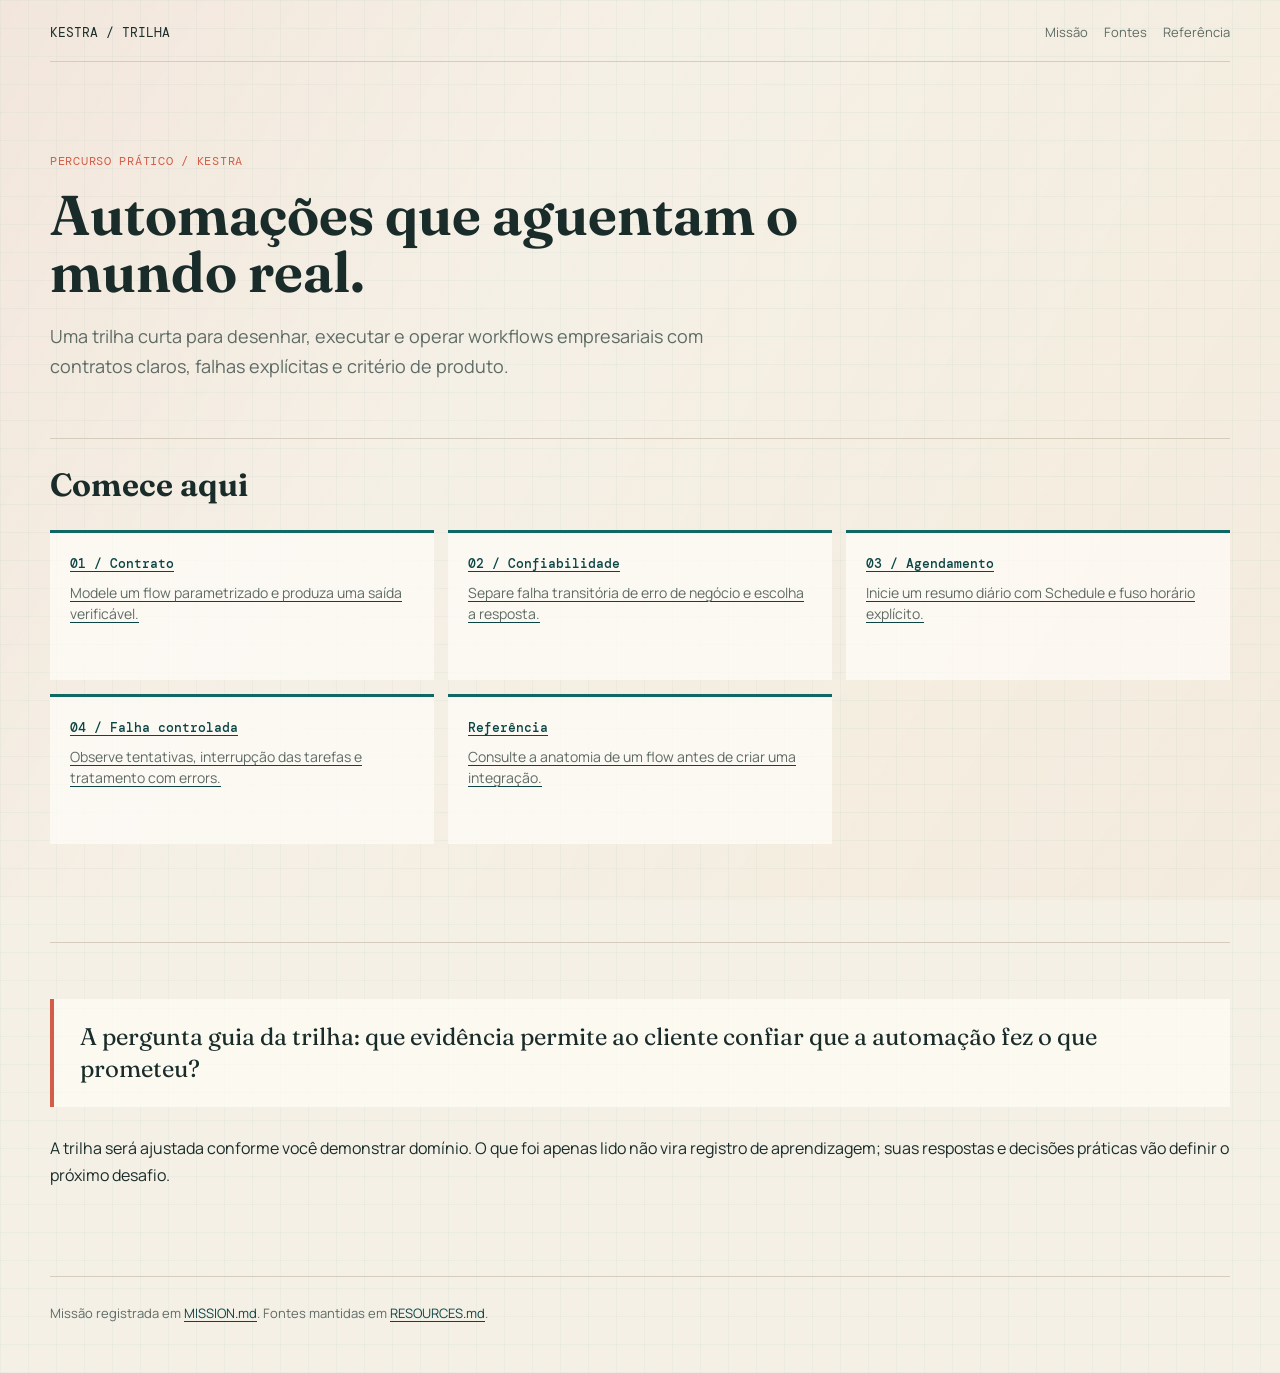
<file: lessons/index.html>
<!doctype html>
<html lang="pt-BR">
<head>
  <meta charset="utf-8">
  <meta name="viewport" content="width=device-width, initial-scale=1">
  <title>Kestra | Trilha de automações empresariais</title>
  <link rel="stylesheet" href="../assets/lesson.css">
</head>
<body>
  <div class="site-shell">
    <header class="topbar">
      <a class="brand" href="index.html">Kestra / trilha</a>
      <nav class="topnav" aria-label="Navegação">
        <a href="../MISSION.md">Missão</a>
        <a href="../RESOURCES.md">Fontes</a>
        <a href="../reference/fluxo-anatomia.html">Referência</a>
      </nav>
    </header>

    <main>
      <header class="hero">
        <span class="kicker">Percurso prático / Kestra</span>
        <h1>Automações que aguentam o mundo real.</h1>
        <p>Uma trilha curta para desenhar, executar e operar workflows empresariais com contratos claros, falhas explícitas e critério de produto.</p>
      </header>

      <section class="resource-band">
        <h2>Comece aqui</h2>
        <div class="roadmap-grid">
          <a class="roadmap-item" href="0001-contrato-de-um-flow.html">
            <strong>01 / Contrato</strong>
            <p>Modele um flow parametrizado e produza uma saída verificável.</p>
          </a>
          <a class="roadmap-item" href="0002-falhas-e-retries.html">
            <strong>02 / Confiabilidade</strong>
            <p>Separe falha transitória de erro de negócio e escolha a resposta.</p>
          </a>
          <a class="roadmap-item" href="0003-agendamento-e-fuso.html">
            <strong>03 / Agendamento</strong>
            <p>Inicie um resumo diário com Schedule e fuso horário explícito.</p>
          </a>
          <a class="roadmap-item" href="0004-falha-controlada.html">
            <strong>04 / Falha controlada</strong>
            <p>Observe tentativas, interrupção das tarefas e tratamento com errors.</p>
          </a>
          <a class="roadmap-item" href="../reference/fluxo-anatomia.html">
            <strong>Referência</strong>
            <p>Consulte a anatomia de um flow antes de criar uma integração.</p>
          </a>
        </div>
      </section>

      <section class="resource-band">
        <div class="pull-quote">A pergunta guia da trilha: que evidência permite ao cliente confiar que a automação fez o que prometeu?</div>
        <p>A trilha será ajustada conforme você demonstrar domínio. O que foi apenas lido não vira registro de aprendizagem; suas respostas e decisões práticas vão definir o próximo desafio.</p>
      </section>
    </main>

    <footer class="footer">Missão registrada em <a href="../MISSION.md">MISSION.md</a>. Fontes mantidas em <a href="../RESOURCES.md">RESOURCES.md</a>.</footer>
  </div>
</body>
</html>
</file>
<file: assets/lesson.css>
@import url('https://fonts.googleapis.com/css2?family=DM+Mono:wght@400;500&family=Fraunces:opsz,wght@9..144,500;9..144,650;9..144,700&family=Manrope:wght@400;500;600;700&display=swap');

:root {
  --paper: #f5f0e6;
  --paper-deep: #ebe3d4;
  --ink: #1a2c2a;
  --muted: #5e6b65;
  --teal: #0f6864;
  --teal-dark: #0b4545;
  --coral: #d45d47;
  --gold: #d79a36;
  --line: #d5ccbc;
  --code: #132d2d;
  --white: #fffdf8;
  --success: #16644d;
  --danger: #a43f35;
  --shadow: 0 18px 45px rgba(26, 44, 42, 0.09);
}

* {
  box-sizing: border-box;
}

html {
  scroll-behavior: smooth;
}

body {
  margin: 0;
  color: var(--ink);
  background-color: var(--paper);
  background-image:
    linear-gradient(rgba(15, 104, 100, 0.035) 1px, transparent 1px),
    linear-gradient(90deg, rgba(15, 104, 100, 0.035) 1px, transparent 1px);
  background-size: 28px 28px;
  font-family: 'Manrope', 'Segoe UI', sans-serif;
  font-size: 16px;
  line-height: 1.65;
}

body::before {
  position: fixed;
  inset: 0;
  z-index: -1;
  background: linear-gradient(120deg, rgba(212, 93, 71, 0.06), transparent 38%, rgba(215, 154, 54, 0.05));
  content: '';
  pointer-events: none;
}

a {
  color: var(--teal-dark);
  text-decoration-thickness: 1px;
  text-underline-offset: 3px;
}

a:hover {
  color: var(--coral);
}

button,
select,
textarea {
  font: inherit;
}

button {
  cursor: pointer;
}

.site-shell {
  width: min(1180px, calc(100% - 40px));
  margin: 0 auto;
}

.topbar {
  display: flex;
  align-items: center;
  justify-content: space-between;
  gap: 24px;
  padding: 22px 0 18px;
  border-bottom: 1px solid var(--line);
}

.brand {
  color: var(--ink);
  font-family: 'DM Mono', monospace;
  font-size: 13px;
  letter-spacing: 0;
  text-decoration: none;
  text-transform: uppercase;
}

.topnav {
  display: flex;
  flex-wrap: wrap;
  justify-content: flex-end;
  gap: 16px;
  font-size: 13px;
}

.topnav a {
  color: var(--muted);
  text-decoration: none;
}

.topnav a:hover {
  color: var(--coral);
}

.kicker {
  display: inline-block;
  margin: 0 0 14px;
  color: var(--coral);
  font-family: 'DM Mono', monospace;
  font-size: 12px;
  letter-spacing: 0.06em;
  text-transform: uppercase;
}

.hero {
  max-width: 860px;
  padding: 84px 0 56px;
}

.hero h1,
.page-heading h1 {
  max-width: 860px;
  margin: 0;
  color: var(--ink);
  font-family: 'Fraunces', Georgia, serif;
  font-size: 56px;
  font-weight: 650;
  letter-spacing: 0;
  line-height: 1.02;
}

.hero p,
.page-heading p {
  max-width: 720px;
  margin: 22px 0 0;
  color: var(--muted);
  font-size: 18px;
}

.lesson-meta {
  display: flex;
  flex-wrap: wrap;
  gap: 10px 20px;
  margin-top: 24px;
  color: var(--muted);
  font-family: 'DM Mono', monospace;
  font-size: 12px;
}

.lesson-meta span::before {
  display: inline-block;
  width: 7px;
  height: 7px;
  margin: 0 8px 1px 0;
  border-radius: 50%;
  background: var(--gold);
  content: '';
}

.lesson-layout {
  display: grid;
  grid-template-columns: minmax(0, 1.55fr) minmax(250px, 0.75fr);
  gap: 64px;
  align-items: start;
  padding-bottom: 100px;
}

.content-column > section,
.content-column > article {
  padding: 42px 0;
  border-top: 1px solid var(--line);
}

.content-column > section:first-child,
.content-column > article:first-child {
  padding-top: 0;
  border-top: 0;
}

h2,
h3 {
  color: var(--ink);
  font-family: 'Fraunces', Georgia, serif;
  font-weight: 650;
  letter-spacing: 0;
  line-height: 1.15;
}

h2 {
  margin: 0 0 18px;
  font-size: 32px;
}

h3 {
  margin: 28px 0 10px;
  font-size: 22px;
}

p {
  margin: 0 0 16px;
}

.lead {
  color: var(--teal-dark);
  font-size: 20px;
  line-height: 1.5;
}

.pull-quote {
  margin: 28px 0;
  padding: 22px 26px;
  border-left: 4px solid var(--coral);
  background: rgba(255, 253, 248, 0.65);
  font-family: 'Fraunces', Georgia, serif;
  font-size: 24px;
  line-height: 1.35;
}

.definition-grid,
.roadmap-grid {
  display: grid;
  grid-template-columns: repeat(3, minmax(0, 1fr));
  gap: 14px;
  margin: 26px 0;
}

.definition,
.roadmap-item {
  min-height: 150px;
  padding: 20px;
  border-top: 3px solid var(--teal);
  background: rgba(255, 253, 248, 0.72);
}

.definition strong,
.roadmap-item strong {
  display: block;
  margin-bottom: 8px;
  color: var(--teal-dark);
  font-family: 'DM Mono', monospace;
  font-size: 13px;
  font-weight: 500;
}

.definition p,
.roadmap-item p {
  margin: 0;
  color: var(--muted);
  font-size: 14px;
  line-height: 1.5;
}

.code-frame {
  position: relative;
  margin: 24px 0;
  overflow: hidden;
  border: 1px solid rgba(19, 45, 45, 0.25);
  background: var(--code);
  box-shadow: var(--shadow);
}

.code-label {
  display: flex;
  align-items: center;
  justify-content: space-between;
  gap: 12px;
  padding: 10px 16px;
  color: #b9d7cf;
  border-bottom: 1px solid rgba(255, 255, 255, 0.14);
  font-family: 'DM Mono', monospace;
  font-size: 11px;
  letter-spacing: 0.05em;
  text-transform: uppercase;
}

.code-frame pre {
  margin: 0;
  padding: 22px 20px 24px;
  overflow-x: auto;
  color: #edf5e9;
  font-family: 'DM Mono', monospace;
  font-size: 13px;
  line-height: 1.7;
  white-space: pre;
}

.copy-button,
.action-button {
  padding: 8px 12px;
  border: 1px solid currentColor;
  color: inherit;
  background: transparent;
  font-size: 12px;
  font-weight: 700;
}

.copy-button:hover,
.action-button:hover {
  color: var(--gold);
}

.steps {
  display: grid;
  gap: 0;
  margin: 24px 0;
  counter-reset: step;
}

.step {
  display: grid;
  grid-template-columns: 42px minmax(0, 1fr);
  gap: 16px;
  padding: 18px 0;
  border-bottom: 1px solid var(--line);
}

.step::before {
  display: grid;
  width: 32px;
  height: 32px;
  place-items: center;
  border: 1px solid var(--teal);
  color: var(--teal-dark);
  content: counter(step);
  counter-increment: step;
  font-family: 'DM Mono', monospace;
  font-size: 12px;
}

.step strong {
  display: block;
  margin-bottom: 3px;
}

.step p {
  margin: 0;
  color: var(--muted);
}

.practice {
  margin-top: 26px;
  padding: 26px;
  border: 1px solid var(--line);
  border-left: 5px solid var(--gold);
  background: rgba(255, 253, 248, 0.8);
}

.practice h3 {
  margin-top: 0;
}

.quiz {
  margin-top: 20px;
}

.quiz-question {
  margin: 0 0 14px;
  font-weight: 700;
}

.quiz-options {
  display: grid;
  gap: 9px;
}

.quiz-option {
  width: 100%;
  padding: 12px 14px;
  border: 1px solid var(--line);
  color: var(--ink);
  background: var(--white);
  text-align: left;
}

.quiz-option:hover {
  border-color: var(--teal);
  background: #eef5ed;
}

.quiz-option.is-correct {
  border-color: var(--success);
  color: var(--success);
  background: #e4f1e8;
}

.quiz-option.is-wrong {
  border-color: var(--danger);
  color: var(--danger);
  background: #f8e7e1;
}

.quiz-feedback {
  min-height: 28px;
  margin: 14px 0 0;
  color: var(--muted);
  font-size: 14px;
}

.quiz-feedback.is-visible {
  color: var(--teal-dark);
}

.side-column {
  position: sticky;
  top: 20px;
}

.side-note {
  padding: 22px 0;
  border-top: 3px solid var(--coral);
}

.side-note + .side-note {
  border-top: 1px solid var(--line);
}

.side-note h3 {
  margin: 0 0 10px;
  font-size: 20px;
}

.side-note p,
.side-note li {
  color: var(--muted);
  font-size: 14px;
}

.side-note ul {
  margin: 0;
  padding-left: 18px;
}

.source-list {
  display: grid;
  gap: 12px;
  margin: 20px 0 0;
  padding: 0;
  list-style: none;
}

.source-list li {
  padding-left: 18px;
  border-left: 2px solid var(--gold);
}

.source-list small {
  display: block;
  color: var(--muted);
}

.footer {
  padding: 26px 0 48px;
  border-top: 1px solid var(--line);
  color: var(--muted);
  font-size: 13px;
}

.page-heading {
  max-width: 820px;
  padding: 72px 0 44px;
}

.page-heading h1 {
  font-size: 50px;
}

.resource-band {
  padding: 28px 0 72px;
  border-top: 1px solid var(--line);
}

.table-wrap {
  overflow-x: auto;
}

table {
  width: 100%;
  border-collapse: collapse;
  background: rgba(255, 253, 248, 0.64);
}

th,
td {
  padding: 14px 16px;
  border-bottom: 1px solid var(--line);
  text-align: left;
  vertical-align: top;
}

th {
  color: var(--teal-dark);
  font-family: 'DM Mono', monospace;
  font-size: 12px;
  font-weight: 500;
  text-transform: uppercase;
}

td {
  font-size: 14px;
}

@media (max-width: 800px) {
  .site-shell {
    width: min(100% - 28px, 680px);
  }

  .topbar {
    align-items: flex-start;
    flex-direction: column;
    gap: 12px;
  }

  .topnav {
    justify-content: flex-start;
  }

  .hero,
  .page-heading {
    padding-top: 56px;
  }

  .hero h1,
  .page-heading h1 {
    font-size: 40px;
  }

  .hero p,
  .page-heading p {
    font-size: 17px;
  }

  .lesson-layout {
    display: block;
  }

  .side-column {
    position: static;
    margin-top: 20px;
  }

  .definition-grid,
  .roadmap-grid {
    grid-template-columns: 1fr;
  }

  h2 {
    font-size: 28px;
  }
}

@media print {
  body {
    background: #fff;
  }

  body::before,
  .topnav,
  .copy-button,
  .quiz,
  .side-column {
    display: none !important;
  }

  .site-shell {
    width: 100%;
  }

  .hero,
  .page-heading {
    padding-top: 20px;
  }

  .code-frame {
    color: #000;
    box-shadow: none;
  }
}
</file>
